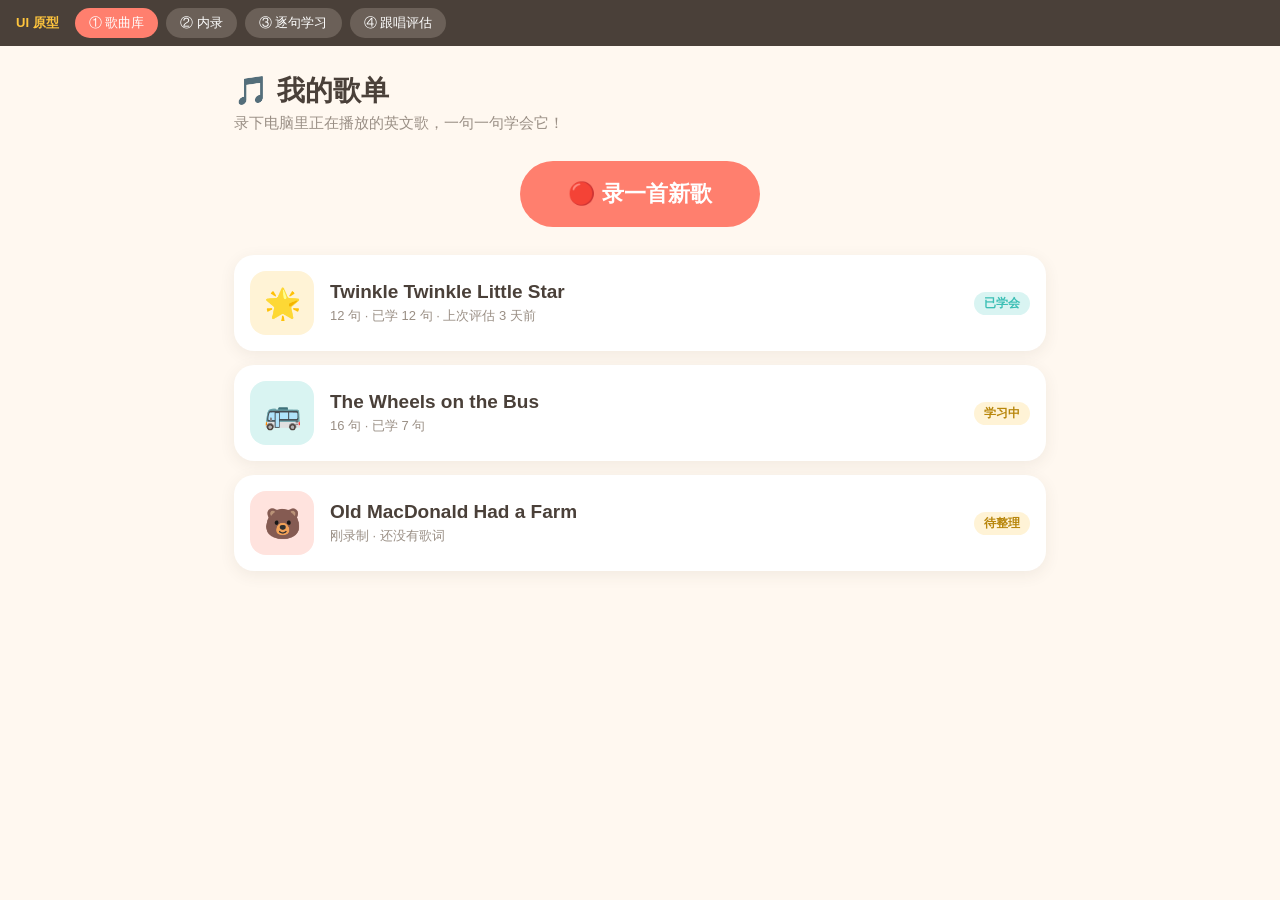
<file: docs/specs/mvp/ui-mockup.html>
<!DOCTYPE html>
<html lang="zh-CN">
<head>
<meta charset="UTF-8">
<meta name="viewport" content="width=device-width, initial-scale=1.0">
<title>tinker UI 原型</title>
<style>
  /* ===== 设计基调：奶油底色 + 珊瑚粉/青绿，圆角，大字体，适合儿童 ===== */
  :root {
    --bg: #FFF8F0;
    --card: #FFFFFF;
    --ink: #4A4039;
    --ink-soft: #9A8F85;
    --coral: #FF7F6E;
    --coral-soft: #FFE3DE;
    --teal: #3BBFB5;
    --teal-soft: #D9F4F2;
    --yellow: #FFC53D;
    --yellow-soft: #FFF3D6;
    --purple: #9B8CF2;
    --radius: 20px;
  }
  * { margin: 0; padding: 0; box-sizing: border-box; }
  body {
    font-family: "PingFang SC", "Microsoft YaHei", "Comic Sans MS", sans-serif;
    background: var(--bg);
    color: var(--ink);
    min-height: 100vh;
  }

  /* ===== 原型专用的界面切换条（正式应用中不存在） ===== */
  .mock-nav {
    position: fixed; top: 0; left: 0; right: 0; z-index: 99;
    display: flex; gap: 8px; align-items: center;
    padding: 8px 16px; background: #4A4039; font-size: 13px;
  }
  .mock-nav .tag { color: #FFC53D; font-weight: bold; margin-right: 8px; }
  .mock-nav button {
    border: none; border-radius: 999px; padding: 6px 14px; cursor: pointer;
    background: #6B6058; color: #fff; font-size: 13px;
  }
  .mock-nav button.active { background: var(--coral); }

  .screen { display: none; padding: 72px 24px 40px; max-width: 860px; margin: 0 auto; }
  .screen.active { display: block; }

  /* ===== 通用组件 ===== */
  .card {
    background: var(--card); border-radius: var(--radius);
    padding: 20px; box-shadow: 0 4px 16px rgba(74,64,57,.08);
  }
  .btn {
    border: none; border-radius: 999px; cursor: pointer;
    font-family: inherit; font-weight: bold; color: #fff;
    transition: transform .1s;
  }
  .btn:active { transform: scale(.96); }
  .btn-big { font-size: 22px; padding: 18px 48px; }
  .btn-coral { background: var(--coral); }
  .btn-teal { background: var(--teal); }
  .btn-ghost {
    background: transparent; color: var(--ink-soft);
    border: 2px solid #E8DFD5; font-size: 14px; padding: 8px 18px;
  }
  .btn-ghost.on { background: var(--teal-soft); color: var(--teal); border-color: var(--teal); }
  h1 { font-size: 28px; margin-bottom: 4px; }
  .sub { color: var(--ink-soft); font-size: 15px; }

  /* ===== 界面 1：歌曲库 ===== */
  .song-item {
    display: flex; align-items: center; gap: 16px;
    padding: 16px; border-radius: var(--radius); background: var(--card);
    margin-top: 14px; box-shadow: 0 4px 16px rgba(74,64,57,.08); cursor: pointer;
  }
  .song-item:hover { outline: 3px solid var(--coral-soft); }
  .song-cover {
    width: 64px; height: 64px; border-radius: 16px; flex-shrink: 0;
    display: flex; align-items: center; justify-content: center; font-size: 30px;
  }
  .song-meta { flex: 1; }
  .song-name { font-size: 19px; font-weight: bold; }
  .song-info { font-size: 13px; color: var(--ink-soft); margin-top: 4px; }
  .badge {
    font-size: 12px; border-radius: 999px; padding: 3px 10px; font-weight: bold;
  }
  .badge-done { background: var(--teal-soft); color: var(--teal); }
  .badge-new  { background: var(--yellow-soft); color: #B8860B; }

  /* ===== 界面 2：录音 ===== */
  .rec-wrap { text-align: center; padding-top: 40px; }
  .rec-dot {
    width: 160px; height: 160px; border-radius: 50%; margin: 32px auto;
    background: var(--coral); display: flex; align-items: center; justify-content: center;
    font-size: 56px; color: #fff; position: relative;
  }
  .rec-dot.recording::before, .rec-dot.recording::after {
    content: ""; position: absolute; inset: -14px; border-radius: 50%;
    border: 4px solid var(--coral); opacity: .5; animation: ripple 1.6s infinite;
  }
  .rec-dot.recording::after { animation-delay: .8s; }
  @keyframes ripple { from { transform: scale(.9); opacity: .6; } to { transform: scale(1.25); opacity: 0; } }
  .rec-time { font-size: 44px; font-weight: bold; font-variant-numeric: tabular-nums; }
  .rec-hint { color: var(--ink-soft); margin: 12px 0 28px; font-size: 16px; line-height: 1.7; }
  .wave { display: flex; gap: 5px; justify-content: center; align-items: flex-end; height: 56px; margin: 20px 0; }
  .wave i { width: 7px; border-radius: 4px; background: var(--teal); animation: bounce 1s infinite ease-in-out; }
  @keyframes bounce { 0%,100% { height: 12px; } 50% { height: 52px; } }

  /* ===== 界面 3：逐句学习 ===== */
  .learn-head { display: flex; align-items: center; gap: 14px; margin-bottom: 18px; }
  .line {
    border-radius: var(--radius); padding: 18px 20px; margin-bottom: 12px;
    background: var(--card); box-shadow: 0 3px 12px rgba(74,64,57,.06);
    cursor: pointer; border: 3px solid transparent; transition: border-color .15s;
  }
  line:hover { border-color: var(--teal-soft); }
  .line.playing { border-color: var(--teal); background: var(--teal-soft); }
  .line-en { font-size: 24px; font-weight: bold; line-height: 1.5; }
  .line-zh { font-size: 15px; color: var(--ink-soft); margin-top: 6px; }
  .line-num {
    display: inline-flex; width: 28px; height: 28px; border-radius: 50%;
    background: var(--purple); color: #fff; font-size: 14px; font-weight: bold;
    align-items: center; justify-content: center; margin-right: 10px; vertical-align: 4px;
  }
  /* 连读 ⌒ 与 吞音标注 */
  .liaison { border-bottom: 3px solid var(--coral); border-radius: 2px; padding-bottom: 1px; }
  .swallow { color: #C9BFB4; text-decoration: line-through; text-decoration-color: var(--coral); }
  .tip-icons { margin-top: 8px; font-size: 13px; display: flex; gap: 14px; }
  .tip-icons span { background: var(--coral-soft); color: var(--coral); border-radius: 8px; padding: 2px 8px; font-weight: bold; }
  .legend { font-size: 13px; color: var(--ink-soft); margin: 4px 0 16px; }
  .legend b { color: var(--coral); }

  /* 底部播放器控制条 */
  .player-bar {
    position: sticky; bottom: 16px; margin-top: 20px;
    display: flex; align-items: center; justify-content: center; gap: 14px;
    background: var(--card); border-radius: 999px; padding: 12px 24px;
    box-shadow: 0 8px 24px rgba(74,64,57,.15);
  }
  .pbtn {
    width: 56px; height: 56px; border-radius: 50%; border: none; cursor: pointer;
    font-size: 24px; display: flex; align-items: center; justify-content: center;
    background: var(--yellow-soft);
  }
  .pbtn.main { width: 68px; height: 68px; background: var(--coral); color: #fff; font-size: 28px; }
  .pbtn.on { background: var(--teal); color: #fff; }
  .speed { font-size: 14px; font-weight: bold; color: var(--ink); width: 48px; text-align: center; }

  /* ===== 界面 4：跟唱评估 ===== */
  .score-hero { text-align: center; padding: 24px; }
  .score-hero .emoji { font-size: 56px; }
  .score-hero h2 { font-size: 24px; margin: 8px 0 4px; }
  .pitch-box { margin-top: 18px; }
  .pitch-legend { display: flex; gap: 20px; justify-content: center; font-size: 13px; margin-top: 8px; }
  .pitch-legend i { display: inline-block; width: 20px; height: 5px; border-radius: 3px; vertical-align: middle; margin-right: 6px; }
  .judge-list { margin-top: 18px; }
  .judge {
    display: flex; gap: 14px; align-items: flex-start;
    padding: 14px 16px; border-radius: 16px; margin-bottom: 10px;
  }
  .judge .icon { font-size: 24px; flex-shrink: 0; }
  .judge.good { background: var(--teal-soft); }
  .judge.bad  { background: var(--coral-soft); }
  .judge.warn { background: var(--yellow-soft); }
  .judge .t { font-weight: bold; font-size: 16px; }
  .judge .d { font-size: 14px; color: var(--ink-soft); margin-top: 3px; line-height: 1.5; }
</style>
</head>
<body>

<!-- 原型切换条：正式应用中没有这个 -->
<nav class="mock-nav">
  <span class="tag">UI 原型</span>
  <button data-s="s1" class="active">① 歌曲库</button>
  <button data-s="s2">② 内录</button>
  <button data-s="s3">③ 逐句学习</button>
  <button data-s="s4">④ 跟唱评估</button>
</nav>

<!-- ================= 界面 1：歌曲库 ================= -->
<section class="screen active" id="s1">
  <h1>🎵 我的歌单</h1>
  <p class="sub">录下电脑里正在播放的英文歌，一句一句学会它！</p>

  <div style="text-align:center; margin: 28px 0;">
    <button class="btn btn-big btn-coral">🔴 录一首新歌</button>
  </div>

  <div class="song-item">
    <div class="song-cover" style="background:var(--yellow-soft)">🌟</div>
    <div class="song-meta">
      <div class="song-name">Twinkle Twinkle Little Star</div>
      <div class="song-info">12 句 · 已学 12 句 · 上次评估 3 天前</div>
    </div>
    <span class="badge badge-done">已学会</span>
  </div>

  <div class="song-item">
    <div class="song-cover" style="background:var(--teal-soft)">🚌</div>
    <div class="song-meta">
      <div class="song-name">The Wheels on the Bus</div>
      <div class="song-info">16 句 · 已学 7 句</div>
    </div>
    <span class="badge badge-new">学习中</span>
  </div>

  <div class="song-item">
    <div class="song-cover" style="background:var(--coral-soft)">🐻</div>
    <div class="song-meta">
      <div class="song-name">Old MacDonald Had a Farm</div>
      <div class="song-info">刚录制 · 还没有歌词</div>
    </div>
    <span class="badge badge-new">待整理</span>
  </div>
</section>

<!-- ================= 界面 2：内录 ================= -->
<section class="screen" id="s2">
  <div class="rec-wrap">
    <h1>🎧 录制电脑里的歌</h1>
    <p class="rec-hint">
      ① 先在浏览器里打开网易云音乐，找到要学的歌<br>
      ② 点下面的按钮开始录音，<b>马上</b>播放歌曲<br>
      ③ 歌放完了，再点一次结束
    </p>

    <div class="rec-dot recording">🎙️</div>
    <div class="rec-time">01:23</div>

    <div class="wave">
      <i style="animation-delay:0s"></i><i style="animation-delay:.1s"></i>
      <i style="animation-delay:.2s"></i><i style="animation-delay:.3s"></i>
      <i style="animation-delay:.4s"></i><i style="animation-delay:.5s"></i>
      <i style="animation-delay:.6s"></i><i style="animation-delay:.7s"></i>
      <i style="animation-delay:.8s"></i><i style="animation-delay:.9s"></i>
    </div>

    <p class="rec-hint">正在录电脑播放的声音……🔊 请保持歌曲播放</p>
    <button class="btn btn-big btn-teal">⏹ 完成录音</button>
  </div>
</section>

<!-- ================= 界面 3：逐句学习 ================= -->
<section class="screen" id="s3">
  <div class="learn-head">
    <div class="song-cover" style="background:var(--yellow-soft); width:56px; height:56px;">🌟</div>
    <div>
      <h1 style="font-size:22px;">Twinkle Twinkle Little Star</h1>
      <p class="sub">点一句，听一句；跟着唱会它</p>
    </div>
  </div>

  <p class="legend">小技巧标记：<b>︶</b> 两个词要连起来读 &nbsp;·&nbsp; <b>灰色的字母</b> 轻轻带过（吞音）</p>

  <div class="line playing">
    <div class="line-en"><span class="line-num">1</span>Twin<span class="liaison">kle, twi</span>nkle, li<span class="swallow">t</span>tle star</div>
    <div class="line-zh">一闪一闪小星星</div>
    <div class="tip-icons"><span>︶ 连读</span><span>✂ 吞音 t</span></div>
  </div>

  <div class="line">
    <div class="line-en"><span class="line-num">2</span>How <span class="liaison">I won</span>der wha<span class="swallow">t</span> you are</div>
    <div class="line-zh">我多么想知道你是什么</div>
    <div class="tip-icons"><span>︶ 连读</span><span>✂ 吞音 t</span></div>
  </div>

  <div class="line">
    <div class="line-en"><span class="line-num">3</span>Up <span class="liaison">above the worl</span>d so high</div>
    <div class="line-zh">高高挂在世界之上</div>
    <div class="tip-icons"><span>︶ 连读</span></div>
  </div>

  <div class="line">
    <div class="line-en"><span class="line-num">4</span>Li<span class="swallow">k</span>e a diamond <span class="liaison">in the</span> sky</div>
    <div class="line-zh">像天空中的钻石</div>
    <div class="tip-icons"><span>✂ 吞音 k</span><span>︶ 连读</span></div>
  </div>

  <!-- 底部播放控制条 -->
  <div class="player-bar">
    <button class="pbtn" title="上一句">⏮</button>
    <button class="pbtn main" title="播放本句">▶</button>
    <button class="pbtn" title="下一句">⏭</button>
    <button class="pbtn on" title="单句循环">🔁</button>
    <button class="pbtn" title="变速">🐢</button>
    <span class="speed">0.75x</span>
  </div>
</section>

<!-- ================= 界面 4：跟唱评估 ================= -->
<section class="screen" id="s4">
  <h1>🎤 我唱得怎么样？</h1>
  <p class="sub">Twinkle Twinkle Little Star · 整首跟唱评估</p>

  <div class="card score-hero" style="margin-top:16px;">
    <div class="emoji">🌈</div>
    <h2>唱得真棒！有 2 个地方可以再练练</h2>
    <p class="sub">蓝色是原唱老师，粉色是你唱的</p>

    <div class="pitch-box">
      <canvas id="pitchCanvas" width="760" height="220" style="width:100%; border-radius:12px; background:#FFFCF7;"></canvas>
      <div class="pitch-legend">
        <span><i style="background:#3BBFB5"></i>原唱</span>
        <span><i style="background:#FF7F6E"></i>我唱的</span>
        <span><i style="background:#FFC53D"></i>要注意的地方</span>
      </div>
    </div>
  </div>

  <div class="judge-list">
    <div class="judge good">
      <div class="icon">✅</div>
      <div>
        <div class="t">第 1 句「Twinkle, twinkle, little star」</div>
        <div class="d">音高和节奏都很准，连读也唱出来了！</div>
      </div>
    </div>
    <div class="judge bad">
      <div class="icon">🎯</div>
      <div>
        <div class="t">第 3 句「Up above the world so high」</div>
        <div class="d">"high" 这个音唱<b>偏低</b>了，尾巴要再往上扬一点。点这里再听一遍原唱 →</div>
      </div>
    </div>
    <div class="judge warn">
      <div class="icon">⏱️</div>
      <div>
        <div class="t">第 4 句「Like a diamond in the sky」</div>
        <div class="d">开头<b>抢拍</b>了，"Like" 唱得太急。试试跟着 0.75x 慢速再唱一次 →</div>
      </div>
    </div>
    <div class="judge good">
      <div class="icon">✅</div>
      <div>
        <div class="t">第 2 句「How I wonder what you are」</div>
        <div class="d">很好！这句的吞音 "wha(t)" 处理得很自然。</div>
      </div>
    </div>
  </div>

  <div style="text-align:center; margin-top:24px; display:flex; gap:14px; justify-content:center;">
    <button class="btn btn-big btn-coral" style="font-size:18px; padding:14px 36px;">🎤 再唱一次</button>
    <button class="btn btn-big btn-teal" style="font-size:18px; padding:14px 36px;">📖 回去练第 3 句</button>
  </div>
</section>

<script>
  // ===== 原型界面切换 =====
  document.querySelectorAll('.mock-nav button').forEach(b => {
    b.onclick = () => {
      document.querySelectorAll('.mock-nav button').forEach(x => x.classList.toggle('active', x === b));
      document.querySelectorAll('.screen').forEach(s => s.classList.toggle('active', s.id === b.dataset.s));
      if (b.dataset.s === 's4') drawPitch();
    };
  });

  // ===== 评估页的示意音高曲线（假数据，展示视觉设计） =====
  function drawPitch() {
    const cv = document.getElementById('pitchCanvas');
    const ctx = cv.getContext('2d');
    const W = cv.width, H = cv.height;
    ctx.clearRect(0, 0, W, H);

    // 4 句的分隔线与句号
    ctx.strokeStyle = '#EFE6DA'; ctx.fillStyle = '#B4A99E';
    ctx.font = '13px sans-serif'; ctx.textAlign = 'center';
    for (let i = 1; i < 4; i++) {
      ctx.beginPath(); ctx.moveTo(W / 4 * i, 10); ctx.lineTo(W / 4 * i, H - 10); ctx.stroke();
    }
    ['第1句', '第2句', '第3句', '第4句'].forEach((t, i) => ctx.fillText(t, W / 4 * i + W / 8, 20));

    // 原唱曲线：4 段旋律
    const phrase = (x0, notes) => notes.map((n, i) => [x0 + i * 24, 150 - n * 14]);
    const teacher = [
      ...phrase(30,  [3, 3, 6, 6, 7, 7, 6]),
      ...phrase(220, [5, 5, 4, 4, 3, 3, 2]),
      ...phrase(410, [6, 6, 5, 5, 4, 4, 3]),
      ...phrase(600, [3, 3, 6, 6, 7, 7, 6]),
    ];
    // 我唱的：大体跟随，第 3 句尾音偏低（黄色高亮区），第 4 句开头提前
    const mine = [
      ...phrase(30,  [3, 3, 6, 6, 7, 7, 6]),
      ...phrase(220, [5, 5, 4, 4, 3, 3, 2]),
      ...phrase(410, [6, 6, 5, 5, 4, 4, 1.2]),   // ← 尾音偏低
      ...phrase(576, [3, 3, 6, 6, 7, 7, 6]),      // ← 整体提前（抢拍）
    ];

    // 问题区域高亮
    ctx.fillStyle = 'rgba(255,197,61,.28)';
    ctx.fillRect(530, 30, 60, H - 50);   // 第3句尾音
    ctx.fillRect(600, 30, 46, H - 50);   // 第4句开头

    const draw = (pts, color, dash) => {
      ctx.strokeStyle = color; ctx.lineWidth = 4; ctx.lineCap = 'round';
      ctx.setLineDash(dash || []);
      ctx.beginPath();
      pts.forEach(([x, y], i) => i ? ctx.lineTo(x, y) : ctx.moveTo(x, y));
      ctx.stroke();
    };
    draw(teacher, '#3BBFB5');
    draw(mine, '#FF7F6E', [1, 0]);
  }
</script>
</body>
</html>
</file>
